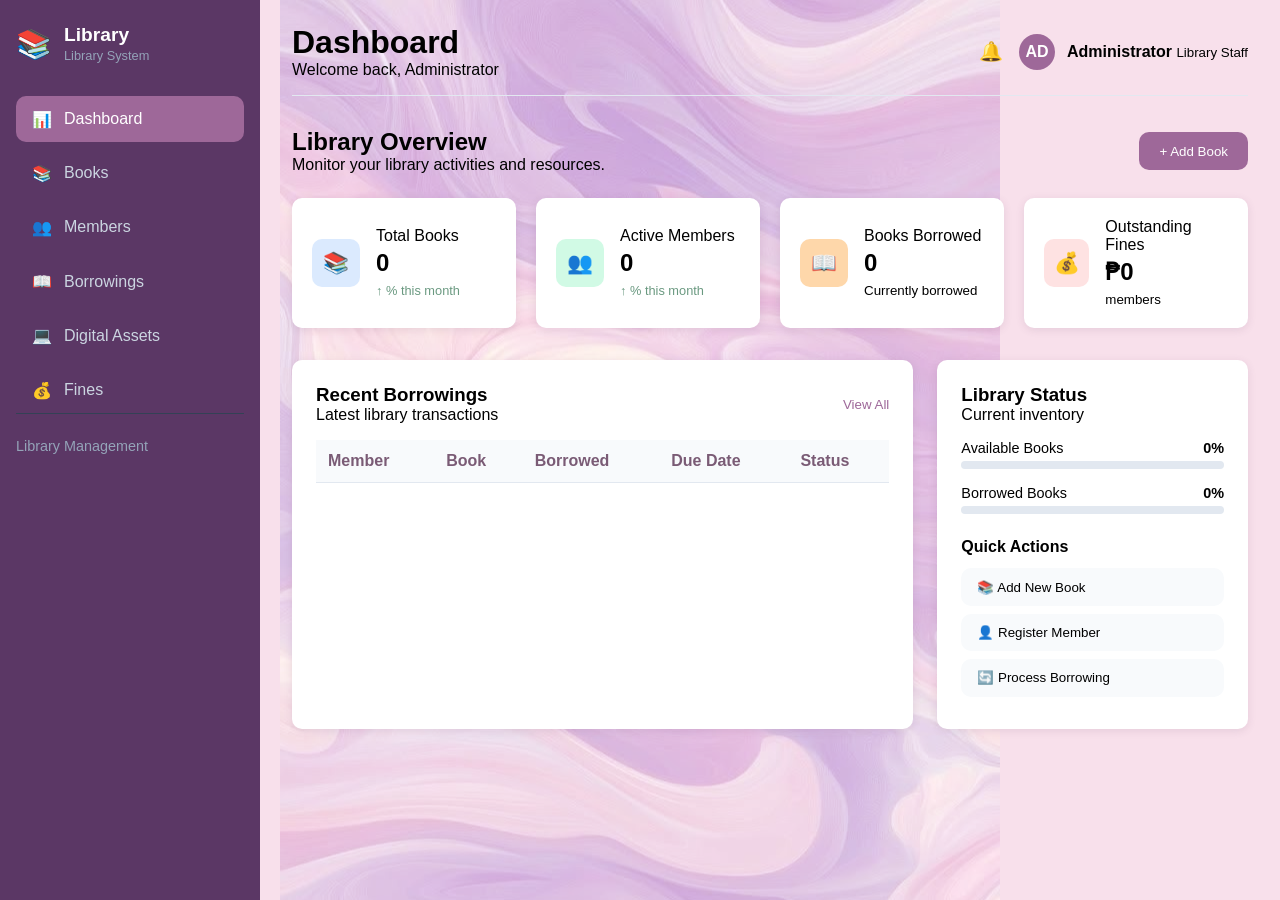
<file: index.html>
<!DOCTYPE html>
<html lang="en">
<head>
    <meta charset="UTF-8">
    <meta name="viewport" content="width=device-width, initial-scale=1.0">
    <title>Library Management System</title>
    <link rel="stylesheet" href="style.css">
</head>
<body>
    <!-- Sidebar -->
    <aside class="sidebar" id="sidebar">
        <div class="logo">
            <div class="logo-icon">📚</div>
            <div>
                <h2>Library</h2>
                <span>Library System</span>
            </div>
        </div>
        <nav>
            <a href="#" class="nav-link active" data-page="dashboard">
                <span>📊</span> Dashboard
            </a>
            <a href="#" class="nav-link" data-page="books">
                <span>📚</span> Books
            </a>
            <a href="#" class="nav-link" data-page="members">
                <span>👥</span> Members
            </a>
            <a href="#" class="nav-link" data-page="borrowings">
                <span>📖</span> Borrowings
            </a>
            <a href="#" class="nav-link" data-page="digital">
                <span>💻</span> Digital Assets
            </a>
            <a href="#" class="nav-link" data-page="fines">
                <span>💰</span> Fines
            </a>
        </nav>
        <div class="sidebar-footer">
            <p>Library Management</p>
        </div>
    </aside>

    <!-- Main Content -->
    <main class="main">
        <!-- Header -->
        <header class="topbar">
            <button class="menu-btn" id="menuBtn">☰</button>
            <div>
                <h1 id="pageTitle">Dashboard</h1>
                <p id="pageSubtitle">Welcome back, Administrator</p>
            </div>
            <div class="user-area">
                <button class="notification">🔔</button>
                <div class="user">
                    <div class="avatar">AD</div>
                    <div>
                        <strong>Administrator</strong>
                        <small>Library Staff</small>
                    </div>
                </div>
            </div>
        </header>

        <!-- Dashboard -->
        <section class="page active-page" id="dashboard">
            <div class="welcome">
                <div>
                    <h2>Library Overview</h2>
                    <p>Monitor your library activities and resources.</p>
                </div>
                <button class="primary-btn" onclick="openModal('addBookModal')">
                    + Add Book
                </button>
            </div>

            <!-- Statistics -->
            <div class="stats-grid">
                <div class="stat-card">
                    <div class="stat-icon blue">📚</div>
                    <div>
                        <span>Total Books</span>
                        <h2 id="totalBooks">0</h2>
                        <small class="positive">↑ % this month</small>
                    </div>
                </div>
                <div class="stat-card">
                    <div class="stat-icon green">👥</div>
                    <div>
                        <span>Active Members</span>
                        <h2>0</h2>
                        <small class="positive">↑ % this month</small>
                    </div>
                </div>
                <div class="stat-card">
                    <div class="stat-icon orange">📖</div>
                    <div>
                        <span>Books Borrowed</span>
                        <h2>0</h2>
                        <small>Currently borrowed</small>
                    </div>
                </div>
                <div class="stat-card">
                    <div class="stat-icon red">💰</div>
                    <div>
                        <span>Outstanding Fines</span>
                        <h2>₱0</h2>
                        <small>members</small>
                    </div>
                </div>
            </div>

            <!-- Dashboard Content -->
            <div class="content-grid">
                <div class="panel">
                    <div class="panel-header">
                        <div>
                            <h3>Recent Borrowings</h3>
                            <p>Latest library transactions</p>
                        </div>
                        <button class="text-btn" onclick="showPage('borrowings')">
                            View All
                        </button>
                    </div>
                    <div class="table-container">
                        <table>
                            <thead>
                                <tr>
                                    <th>Member</th>
                                    <th>Book</th>
                                    <th>Borrowed</th>
                                    <th>Due Date</th>
                                    <th>Status</th>
                                </tr>
                            </thead>
                            <tbody id="recentBorrowTableBody"></tbody>
                        </table>
                    </div>
                </div>
                <div class="panel">
                    <div class="panel-header">
                        <div>
                            <h3>Library Status</h3>
                            <p>Current inventory</p>
                        </div>
                    </div>
                    <div class="progress-item">
                        <div class="progress-label">
                            <span>Available Books</span>
                            <strong id="availPercent">0%</strong>
                        </div>
                        <div class="progress">
                            <div id="availBar" style="width:0%"></div>
                        </div>
                    </div>
                    <div class="progress-item">
                        <div class="progress-label">
                            <span>Borrowed Books</span>
                            <strong id="borrowPercent">0%</strong>
                        </div>
                        <div class="progress">
                            <div id="borrowBar" style="width:0%"></div>
                        </div>
                    </div>
                    <div class="quick-actions">
                        <h4>Quick Actions</h4>
                        <button onclick="openModal('addBookModal')">
                            📚 Add New Book
                        </button>
                        <button onclick="showPage('members')">
                            👤 Register Member
                        </button>
                        <button onclick="showPage('borrowings')">
                            🔄 Process Borrowing
                        </button>
                    </div>
                </div>
            </div>
        </section>

        <!-- Books -->
        <section class="page" id="books">
            <div class="section-header">
                <div>
                    <h2>Books</h2>
                    <p>Manage physical library books and inventory.</p>
                </div>
                <button class="primary-btn" onclick="openModal('addBookModal')">
                    + Add Book
                </button>
            </div>
            <div class="toolbar">
                <input type="text" id="bookSearch"
                       placeholder="🔍 Search books..."
                       onkeyup="searchBooks()">
                <select>
                    <option>All Categories</option>
                    <option>Programming</option>
                    <option>Database</option>
                    <option>Business</option>
                    <option>Science</option>
                </select>
                <select>
                    <option>All Status</option>
                    <option>Available</option>
                    <option>Borrowed</option>
                </select>
            </div>
            <div class="panel">
                <div class="table-container">
                    <table id="booksTable">
                        <thead>
                            <tr>
                                <th>Book ID</th>
                                <th>Title</th>
                                <th>Author</th>
                                <th>Category</th>
                                <th>Copies</th>
                                <th>Status</th>
                                <th>Action</th>
                            </tr>
                        </thead>
                        <tbody></tbody>
                    </table>
                </div>
            </div>
        </section>

        <!-- Members -->
        <section class="page" id="members">
            <div class="section-header">
                <div>
                    <h2>Members</h2>
                    <p>Manage library members and subscriptions.</p>
                </div>
                <button class="primary-btn">
                    + Add Member
                </button>
            </div>
            <div class="stats-grid small">
                <div class="stat-card">
                    <div class="stat-icon blue">👥</div>
                    <div>
                        <span>Total Members</span>
                        <h2>0</h2>
                    </div>
                </div>
                <div class="stat-card">
                    <div class="stat-icon green">✓</div>
                    <div>
                        <span>Active</span>
                        <h2>0</h2>
                    </div>
                </div>
                <div class="stat-card">
                    <div class="stat-icon orange">⏳</div>
                    <div>
                        <span>Expiring Soon</span>
                        <h2>0</h2>
                    </div>
                </div>
            </div>
            <div class="panel">
                <div class="table-container">
                    <table>
                        <thead>
                            <tr>
                                <th>Member ID</th>
                                <th>Name</th>
                                <th>Email</th>
                                <th>Membership</th>
                                <th>Joined</th>
                                <th>Status</th>
                            </tr>
                        </thead>
                        <tbody></tbody>
                    </table>
                </div>
            </div>
        </section>

        <!-- Borrowings -->
        <section class="page" id="borrowings">
            <div class="section-header">
                <div>
                    <h2>Borrowing Records</h2>
                    <p>Track book loans, returns, and due dates.</p>
                </div>
                <button class="primary-btn">
                    + New Borrowing
                </button>
            </div>
            <div class="panel">
                <div class="table-container">
                    <table>
                        <thead>
                            <tr>
                                <th>Transaction ID</th>
                                <th>Member</th>
                                <th>Book</th>
                                <th>Borrow Date</th>
                                <th>Due Date</th>
                                <th>Status</th>
                                <th>Action</th>
                            </tr>
                        </thead>
                        <tbody></tbody>
                    </table>
                </div>
            </div>
        </section>

        <!-- Digital Assets -->
        <section class="page" id="digital">
            <div class="section-header">
                <div>
                    <h2>Digital Assets</h2>
                    <p>Manage ebooks, documents, videos, and other digital media.</p>
                </div>
                <button class="primary-btn">
                    + Upload Asset
                </button>
            </div>
            <div class="asset-grid">
                <div class="asset-card">
                    <div class="asset-icon">📕</div>
                    <h3>Web Development Guide</h3>
                    <p>PDF • 12.4 MB</p>
                    <span class="badge success">Available</span>
                </div>
                <div class="asset-card">
                    <div class="asset-icon">📘</div>
                    <h3>Database Fundamentals</h3>
                    <p>PDF • 8.7 MB</p>
                    <span class="badge success">Available</span>
                </div>
                <div class="asset-card">
                    <div class="asset-icon">🎥</div>
                    <h3>Programming Lecture</h3>
                    <p>MP4 • 245 MB</p>
                    <span class="badge warning">Restricted</span>
                </div>
                <div class="asset-card">
                    <div class="asset-icon">📄</div>
                    <h3>Library Handbook</h3>
                    <p>PDF • 3.2 MB</p>
                    <span class="badge success">Available</span>
                </div>
            </div>
        </section>

        <!-- Fines -->
        <section class="page" id="fines">
            <div class="section-header">
                <div>
                    <h2>Fines & Payments</h2>
                    <p>Monitor overdue fines and payment records.</p>
                </div>
                <button class="primary-btn">
                    + Record Payment
                </button>
            </div>
            <div class="stats-grid">
                <div class="stat-card">
                    <div class="stat-icon red">💰</div>
                    <div>
                        <span>Total Outstanding</span>
                        <h2>₱0</h2>
                    </div>
                </div>
                <div class="stat-card">
                    <div class="stat-icon green">✓</div>
                    <div>
                        <span>Collected This Month</span>
                        <h2>₱0</h2>
                    </div>
                </div>
            </div>
            <div class="panel">
                <div class="table-container">
                    <table>
                        <thead>
                            <tr>
                                <th>Fine ID</th>
                                <th>Member</th>
                                <th>Reason</th>
                                <th>Amount</th>
                                <th>Date</th>
                                <th>Status</th>
                            </tr>
                        </thead>
                        <tbody></tbody>
                    </table>
                </div>
            </div>
        </section>
    </main>

    <!-- Add Book Modal -->
    <div class="modal" id="addBookModal">
        <div class="modal-content">
            <div class="modal-header">
                <div>
                    <h2>Add New Book</h2>
                    <p>Enter book information below.</p>
                </div>
                <button class="close-btn" onclick="closeModal('addBookModal')">×</button>
            </div>
            <form id="addBookForm">
                <div class="form-grid">
                    <div class="form-group">
                        <label>Book Title</label>
                        <input type="text" id="bookTitle"
                               placeholder="Enter book title" required>
                    </div>
                    <div class="form-group">
                        <label>Author</label>
                        <input type="text" id="bookAuthor"
                               placeholder="Enter author" required>
                    </div>
                    <div class="form-group">
                        <label>Category</label>
                        <select id="bookCategory">
                            <option>Programming</option>
                            <option>Database</option>
                            <option>Business</option>
                            <option>Science</option>
                            <option>Literature</option>
                        </select>
                    </div>
                    <div class="form-group">
                        <label>Number of Copies</label>
                        <input type="number" id="bookCopies"
                               min="1" value="1" required>
                    </div>
                </div>
                <div class="modal-actions">
                    <button type="button" class="secondary-btn"
                            onclick="closeModal('addBookModal')">Cancel</button>
                    <button type="submit" class="primary-btn">Add Book</button>
                </div>
            </form>
        </div>
    </div>

    <script src="script.js"></script>
</body>
</html>
</file>
<file: style.css>
/* ==================================
   LIBRARY MANAGEMENT SYSTEM - CSS
================================== */

/* ----- RESET & BASE ----- */
* {
  margin: 0;
  padding: 0;
  box-sizing: border-box;
  font-family: 'Segoe UI', Roboto, sans-serif;
}

:root {
  /* 💜— Purple Palette */
  --lightest: #F3CCDE;
  --light: #D6A8C4;
  --medium: #BA88AE;
  --dark: #9E6899;
  --darkest: #5B3765;

  
  --sidebar-dark: var(--darkest);
  --main-blue: var(--dark);
  --bg-page: var(--lightest);
  --white: #ffffff;
  --text-dark: #3A2440;
  --text-light: #7A5B75;
  --green: #6A9980;
  --orange: #C49A6A;
  --red: #B96878;
  --radius: 10px;
  --shadow: 0 2px 8px rgba(91, 55, 101, 0.12);
}

body {
  background:url('background.jpg') no-repeat center center fixed;
  backround-size: cover;
  color;var(--text-dark);
  display:flex;
  min-height:100vh;
  background-blend-mode:overlay;
  background-color:rgba(243,204,222,0.6);
}

/* ----- SIDEBAR ----- */
.sidebar {
  width: 260px;
  background: var(--sidebar-dark);
  color: white;
  position: fixed;
  height: 100vh;
  padding: 1.5rem 1rem;
  overflow-y: auto;
}

.logo {
  display: flex;
  align-items: center;
  gap: 0.75rem;
  margin-bottom: 2rem;
}

.logo-icon {
  font-size: 1.8rem;
}

.logo h2 {
  font-size: 1.2rem;
}

.logo span {
  font-size: 0.8rem;
  color: #94a3b8;
}

nav {
  display: flex;
  flex-direction: column;
  gap: 0.5rem;
}

.nav-link {
  display: flex;
  align-items: center;
  gap: 0.75rem;
  padding: 0.85rem 1rem;
  color: #cbd5e1;
  text-decoration: none;
  border-radius: var(--radius);
  transition: 0.2s;
}

.nav-link:hover {
  background: rgba(255,255,255,0.1);
  color: white;
}

.nav-link.active {
  background: var(--main-blue);
  color: white;
  font-weight: 500;
}

.sidebar-footer {
  margin-top: auto;
  padding-top: 1.5rem;
  border-top: 1px solid #334155;
  color: #94a3b8;
  font-size: 0.9rem;
}

/* ----- MAIN CONTENT AREA ----- */
.main {
  flex: 1;
  margin-left: 260px;
  padding: 1.5rem 2rem;
}

.topbar {
  display: flex;
  justify-content: space-between;
  align-items: center;
  margin-bottom: 2rem;
  padding-bottom: 1rem;
  border-bottom: 1px solid #e2e8f0;
}

.menu-btn {
  display: none;
  border: none;
  background: none;
  font-size: 1.5rem;
  cursor: pointer;
}

.user-area {
  display: flex;
  align-items: center;
  gap: 1rem;
}

.notification {
  border: none;
  background: none;
  font-size: 1.2rem;
  cursor: pointer;
}

.user {
  display: flex;
  align-items: center;
  gap: 0.75rem;
}

.avatar {
  width: 36px;
  height: 36px;
  background: var(--main-blue);
  color: white;
  border-radius: 50%;
  display: flex;
  align-items: center;
  justify-content: center;
  font-weight: bold;
}

/* ----- DASHBOARD ----- */
.welcome {
  display: flex;
  justify-content: space-between;
  align-items: center;
  margin-bottom: 1.5rem;
}

.primary-btn {
  background: var(--main-blue);
  color: white;
  border: none;
  padding: 0.7rem 1.25rem;
  border-radius: var(--radius);
  font-weight: 500;
  cursor: pointer;
  transition: 0.2s;
}

.primary-btn:hover {
  background: #1d4ed8;
}

.secondary-btn {
  padding: 0.7rem 1.25rem;
  border: 1px solid #cbd5e1;
  background: white;
  border-radius: var(--radius);
  cursor: pointer;
}

.stats-grid {
  display: grid;
  grid-template-columns: repeat(4, 1fr);
  gap: 1.25rem;
  margin-bottom: 2rem;
}

.stat-card {
  background: white;
  padding: 1.25rem;
  border-radius: var(--radius);
  box-shadow: var(--shadow);
  display: flex;
  align-items: center;
  gap: 1rem;
}

.stat-icon {
  width: 48px;
  height: 48px;
  border-radius: 10px;
  display: flex;
  align-items: center;
  justify-content: center;
  font-size: 1.3rem;
}

.stat-icon.blue { background: #dbeafe; color: var(--main-blue); }
.stat-icon.green { background: #d1fae5; color: var(--green); }
.stat-icon.orange { background: #fed7aa; color: var(--orange); }
.stat-icon.red { background: #fee2e2; color: var(--red); }

.stat-card h2 {
  font-size: 1.5rem;
  margin: 0.25rem 0;
}

.positive { color: var(--green); font-size: 0.8rem; }

.content-grid {
  display: grid;
  grid-template-columns: 2fr 1fr;
  gap: 1.5rem;
}

.panel {
  background: white;
  border-radius: var(--radius);
  padding: 1.5rem;
  box-shadow: var(--shadow);
  margin-bottom: 1.5rem;
}

.panel-header {
  display: flex;
  justify-content: space-between;
  align-items: center;
  margin-bottom: 1rem;
}

.text-btn {
  background: none;
  border: none;
  color: var(--main-blue);
  cursor: pointer;
}

.progress-item {
  margin: 1rem 0;
}

.progress-label {
  display: flex;
  justify-content: space-between;
  margin-bottom: 0.3rem;
  font-size: 0.9rem;
}

.progress {
  height: 8px;
  background: #e2e8f0;
  border-radius: 4px;
  overflow: hidden;
}

.progress > div {
  height: 100%;
  background: var(--main-blue);
  border-radius: 4px;
  transition: width 0.3s;
}

.quick-actions {
  margin-top: 1.5rem;
}

.quick-actions h4 {
  margin-bottom: 0.8rem;
}

.quick-actions button {
  display: block;
  width: 100%;
  text-align: left;
  margin: 0.5rem 0;
  padding: 0.7rem 1rem;
  background: #f8fafc;
  border: none;
  border-radius: var(--radius);
  cursor: pointer;
  transition: 0.2s;
}

.quick-actions button:hover {
  background: #e2e8f0;
}

/* ----- TABLES ----- */
.table-container {
  overflow-x: auto;
}

table {
  width: 100%;
  border-collapse: collapse;
}

th, td {
  padding: 0.75rem;
  text-align: left;
  border-bottom: 1px solid #e2e8f0;
}

th {
  background: #f8fafc;
  font-weight: 600;
  color: var(--text-light);
}

/* ----- PAGES ----- */
.page { display: none; }
.active-page { display: block; }

.section-header {
  display: flex;
  justify-content: space-between;
  align-items: center;
  margin-bottom: 1.5rem;
}

.toolbar {
  display: flex;
  gap: 0.75rem;
  margin-bottom: 1rem;
  flex-wrap: wrap;
}

.toolbar input, .toolbar select {
  padding: 0.6rem 1rem;
  border: 1px solid #cbd5e1;
  border-radius: 6px;
}

.small {
  grid-template-columns: repeat(3, 1fr);
}

/* ----- DIGITAL ASSETS ----- */
.asset-grid {
  display: grid;
  grid-template-columns: repeat(auto-fill, minmax(220px, 1fr));
  gap: 1.25rem;
}

.asset-card {
  background: white;
  padding: 1.25rem;
  border-radius: var(--radius);
  box-shadow: var(--shadow);
  text-align: center;
}

.asset-icon {
  font-size: 2.5rem;
  margin-bottom: 0.8rem;
}

.asset-card h3 {
  font-size: 1rem;
  margin-bottom: 0.4rem;
}

.asset-card p {
  font-size: 0.85rem;
  color: var(--text-light);
  margin-bottom: 0.6rem;
}

.badge {
  display: inline-block;
  padding: 0.25rem 0.6rem;
  border-radius: 20px;
  font-size: 0.75rem;
  font-weight: 500;
}

.badge.success { background: #d1fae5; color: #065f46; }
.badge.warning { background: #fef3c7; color: #92400e; }

/* ----- MODAL ----- */
.modal {
  display: none;
  position: fixed;
  inset: 0;
  background: rgba(0,0,0,0.5);
  align-items: center;
  justify-content: center;
  z-index: 100;
}

.modal-content {
  background: white;
  padding: 2rem;
  border-radius: var(--radius);
  width: 90%;
  max-width: 500px;
}

.modal-header {
  display: flex;
  justify-content: space-between;
  align-items: flex-start;
  margin-bottom: 1.5rem;
}

.close-btn {
  background: none;
  border: none;
  font-size: 1.5rem;
  cursor: pointer;
}

.form-grid {
  display: grid;
  grid-template-columns: 1fr 1fr;
  gap: 1rem;
}

.form-group {
  margin-bottom: 1rem;
}

.form-group label {
  display: block;
  margin-bottom: 0.4rem;
  font-weight: 500;
}

.form-group input, .form-group select {
  width: 100%;
  padding: 0.7rem;
  border: 1px solid #cbd5e1;
  border-radius: 6px;
}

.modal-actions {
  display: flex;
  gap: 0.75rem;
  justify-content: flex-end;
  margin-top: 1rem;
}

/* ----- RESPONSIVE ----- */
@media (max-width: 1024px) {
  .stats-grid { grid-template-columns: repeat(2, 1fr); }
  .content-grid { grid-template-columns: 1fr; }
  .small { grid-template-columns: repeat(2, 1fr); }
}

@media (max-width: 768px) {
  .sidebar { transform: translateX(-100%); z-index: 99; }
  .main { margin-left: 0; }
  .menu-btn { display: block; }
  .stats-grid { grid-template-columns: 1fr; }
  .small { grid-template-columns: 1fr; }
  .form-grid { grid-template-columns: 1fr; }
}
</file>
<file: style.css.css>
/* ==================================
   LIBRARY MANAGEMENT SYSTEM - CSS
================================== */

/* ----- RESET & BASE ----- */
* {
  margin: 0;
  padding: 0;
  box-sizing: border-box;
  font-family: 'Segoe UI', Roboto, sans-serif;
}

:root {
  /* 💜— Purple Palette */
  --lightest: #F3CCDE;
  --light: #D6A8C4;
  --medium: #BA88AE;
  --dark: #9E6899;
  --darkest: #5B3765;

  
  --sidebar-dark: var(--darkest);
  --main-blue: var(--dark);
  --bg-page: var(--lightest);
  --white: #ffffff;
  --text-dark: #3A2440;
  --text-light: #7A5B75;
  --green: #6A9980;
  --orange: #C49A6A;
  --red: #B96878;
  --radius: 10px;
  --shadow: 0 2px 8px rgba(91, 55, 101, 0.12);
}

body {
  background:url('background.jpg') no-repeat center center fixed;
  backround-size: cover;
  color;var(--text-dark);
  display:flex;
  min-height:100vh;
  background-blend-mode:overlay;
  background-color:rgba(243,204,222,0.6);
}

/* ----- SIDEBAR ----- */
.sidebar {
  width: 260px;
  background: var(--sidebar-dark);
  color: white;
  position: fixed;
  height: 100vh;
  padding: 1.5rem 1rem;
  overflow-y: auto;
}

.logo {
  display: flex;
  align-items: center;
  gap: 0.75rem;
  margin-bottom: 2rem;
}

.logo-icon {
  font-size: 1.8rem;
}

.logo h2 {
  font-size: 1.2rem;
}

.logo span {
  font-size: 0.8rem;
  color: #94a3b8;
}

nav {
  display: flex;
  flex-direction: column;
  gap: 0.5rem;
}

.nav-link {
  display: flex;
  align-items: center;
  gap: 0.75rem;
  padding: 0.85rem 1rem;
  color: #cbd5e1;
  text-decoration: none;
  border-radius: var(--radius);
  transition: 0.2s;
}

.nav-link:hover {
  background: rgba(255,255,255,0.1);
  color: white;
}

.nav-link.active {
  background: var(--main-blue);
  color: white;
  font-weight: 500;
}

.sidebar-footer {
  margin-top: auto;
  padding-top: 1.5rem;
  border-top: 1px solid #334155;
  color: #94a3b8;
  font-size: 0.9rem;
}

/* ----- MAIN CONTENT AREA ----- */
.main {
  flex: 1;
  margin-left: 260px;
  padding: 1.5rem 2rem;
}

.topbar {
  display: flex;
  justify-content: space-between;
  align-items: center;
  margin-bottom: 2rem;
  padding-bottom: 1rem;
  border-bottom: 1px solid #e2e8f0;
}

.menu-btn {
  display: none;
  border: none;
  background: none;
  font-size: 1.5rem;
  cursor: pointer;
}

.user-area {
  display: flex;
  align-items: center;
  gap: 1rem;
}

.notification {
  border: none;
  background: none;
  font-size: 1.2rem;
  cursor: pointer;
}

.user {
  display: flex;
  align-items: center;
  gap: 0.75rem;
}

.avatar {
  width: 36px;
  height: 36px;
  background: var(--main-blue);
  color: white;
  border-radius: 50%;
  display: flex;
  align-items: center;
  justify-content: center;
  font-weight: bold;
}

/* ----- DASHBOARD ----- */
.welcome {
  display: flex;
  justify-content: space-between;
  align-items: center;
  margin-bottom: 1.5rem;
}

.primary-btn {
  background: var(--main-blue);
  color: white;
  border: none;
  padding: 0.7rem 1.25rem;
  border-radius: var(--radius);
  font-weight: 500;
  cursor: pointer;
  transition: 0.2s;
}

.primary-btn:hover {
  background: #1d4ed8;
}

.secondary-btn {
  padding: 0.7rem 1.25rem;
  border: 1px solid #cbd5e1;
  background: white;
  border-radius: var(--radius);
  cursor: pointer;
}

.stats-grid {
  display: grid;
  grid-template-columns: repeat(4, 1fr);
  gap: 1.25rem;
  margin-bottom: 2rem;
}

.stat-card {
  background: white;
  padding: 1.25rem;
  border-radius: var(--radius);
  box-shadow: var(--shadow);
  display: flex;
  align-items: center;
  gap: 1rem;
}

.stat-icon {
  width: 48px;
  height: 48px;
  border-radius: 10px;
  display: flex;
  align-items: center;
  justify-content: center;
  font-size: 1.3rem;
}

.stat-icon.blue { background: #dbeafe; color: var(--main-blue); }
.stat-icon.green { background: #d1fae5; color: var(--green); }
.stat-icon.orange { background: #fed7aa; color: var(--orange); }
.stat-icon.red { background: #fee2e2; color: var(--red); }

.stat-card h2 {
  font-size: 1.5rem;
  margin: 0.25rem 0;
}

.positive { color: var(--green); font-size: 0.8rem; }

.content-grid {
  display: grid;
  grid-template-columns: 2fr 1fr;
  gap: 1.5rem;
}

.panel {
  background: white;
  border-radius: var(--radius);
  padding: 1.5rem;
  box-shadow: var(--shadow);
  margin-bottom: 1.5rem;
}

.panel-header {
  display: flex;
  justify-content: space-between;
  align-items: center;
  margin-bottom: 1rem;
}

.text-btn {
  background: none;
  border: none;
  color: var(--main-blue);
  cursor: pointer;
}

.progress-item {
  margin: 1rem 0;
}

.progress-label {
  display: flex;
  justify-content: space-between;
  margin-bottom: 0.3rem;
  font-size: 0.9rem;
}

.progress {
  height: 8px;
  background: #e2e8f0;
  border-radius: 4px;
  overflow: hidden;
}

.progress > div {
  height: 100%;
  background: var(--main-blue);
  border-radius: 4px;
  transition: width 0.3s;
}

.quick-actions {
  margin-top: 1.5rem;
}

.quick-actions h4 {
  margin-bottom: 0.8rem;
}

.quick-actions button {
  display: block;
  width: 100%;
  text-align: left;
  margin: 0.5rem 0;
  padding: 0.7rem 1rem;
  background: #f8fafc;
  border: none;
  border-radius: var(--radius);
  cursor: pointer;
  transition: 0.2s;
}

.quick-actions button:hover {
  background: #e2e8f0;
}

/* ----- TABLES ----- */
.table-container {
  overflow-x: auto;
}

table {
  width: 100%;
  border-collapse: collapse;
}

th, td {
  padding: 0.75rem;
  text-align: left;
  border-bottom: 1px solid #e2e8f0;
}

th {
  background: #f8fafc;
  font-weight: 600;
  color: var(--text-light);
}

/* ----- PAGES ----- */
.page { display: none; }
.active-page { display: block; }

.section-header {
  display: flex;
  justify-content: space-between;
  align-items: center;
  margin-bottom: 1.5rem;
}

.toolbar {
  display: flex;
  gap: 0.75rem;
  margin-bottom: 1rem;
  flex-wrap: wrap;
}

.toolbar input, .toolbar select {
  padding: 0.6rem 1rem;
  border: 1px solid #cbd5e1;
  border-radius: 6px;
}

.small {
  grid-template-columns: repeat(3, 1fr);
}

/* ----- DIGITAL ASSETS ----- */
.asset-grid {
  display: grid;
  grid-template-columns: repeat(auto-fill, minmax(220px, 1fr));
  gap: 1.25rem;
}

.asset-card {
  background: white;
  padding: 1.25rem;
  border-radius: var(--radius);
  box-shadow: var(--shadow);
  text-align: center;
}

.asset-icon {
  font-size: 2.5rem;
  margin-bottom: 0.8rem;
}

.asset-card h3 {
  font-size: 1rem;
  margin-bottom: 0.4rem;
}

.asset-card p {
  font-size: 0.85rem;
  color: var(--text-light);
  margin-bottom: 0.6rem;
}

.badge {
  display: inline-block;
  padding: 0.25rem 0.6rem;
  border-radius: 20px;
  font-size: 0.75rem;
  font-weight: 500;
}

.badge.success { background: #d1fae5; color: #065f46; }
.badge.warning { background: #fef3c7; color: #92400e; }

/* ----- MODAL ----- */
.modal {
  display: none;
  position: fixed;
  inset: 0;
  background: rgba(0,0,0,0.5);
  align-items: center;
  justify-content: center;
  z-index: 100;
}

.modal-content {
  background: white;
  padding: 2rem;
  border-radius: var(--radius);
  width: 90%;
  max-width: 500px;
}

.modal-header {
  display: flex;
  justify-content: space-between;
  align-items: flex-start;
  margin-bottom: 1.5rem;
}

.close-btn {
  background: none;
  border: none;
  font-size: 1.5rem;
  cursor: pointer;
}

.form-grid {
  display: grid;
  grid-template-columns: 1fr 1fr;
  gap: 1rem;
}

.form-group {
  margin-bottom: 1rem;
}

.form-group label {
  display: block;
  margin-bottom: 0.4rem;
  font-weight: 500;
}

.form-group input, .form-group select {
  width: 100%;
  padding: 0.7rem;
  border: 1px solid #cbd5e1;
  border-radius: 6px;
}

.modal-actions {
  display: flex;
  gap: 0.75rem;
  justify-content: flex-end;
  margin-top: 1rem;
}

/* ----- RESPONSIVE ----- */
@media (max-width: 1024px) {
  .stats-grid { grid-template-columns: repeat(2, 1fr); }
  .content-grid { grid-template-columns: 1fr; }
  .small { grid-template-columns: repeat(2, 1fr); }
}

@media (max-width: 768px) {
  .sidebar { transform: translateX(-100%); z-index: 99; }
  .main { margin-left: 0; }
  .menu-btn { display: block; }
  .stats-grid { grid-template-columns: 1fr; }
  .small { grid-template-columns: 1fr; }
  .form-grid { grid-template-columns: 1fr; }
}
</file>
